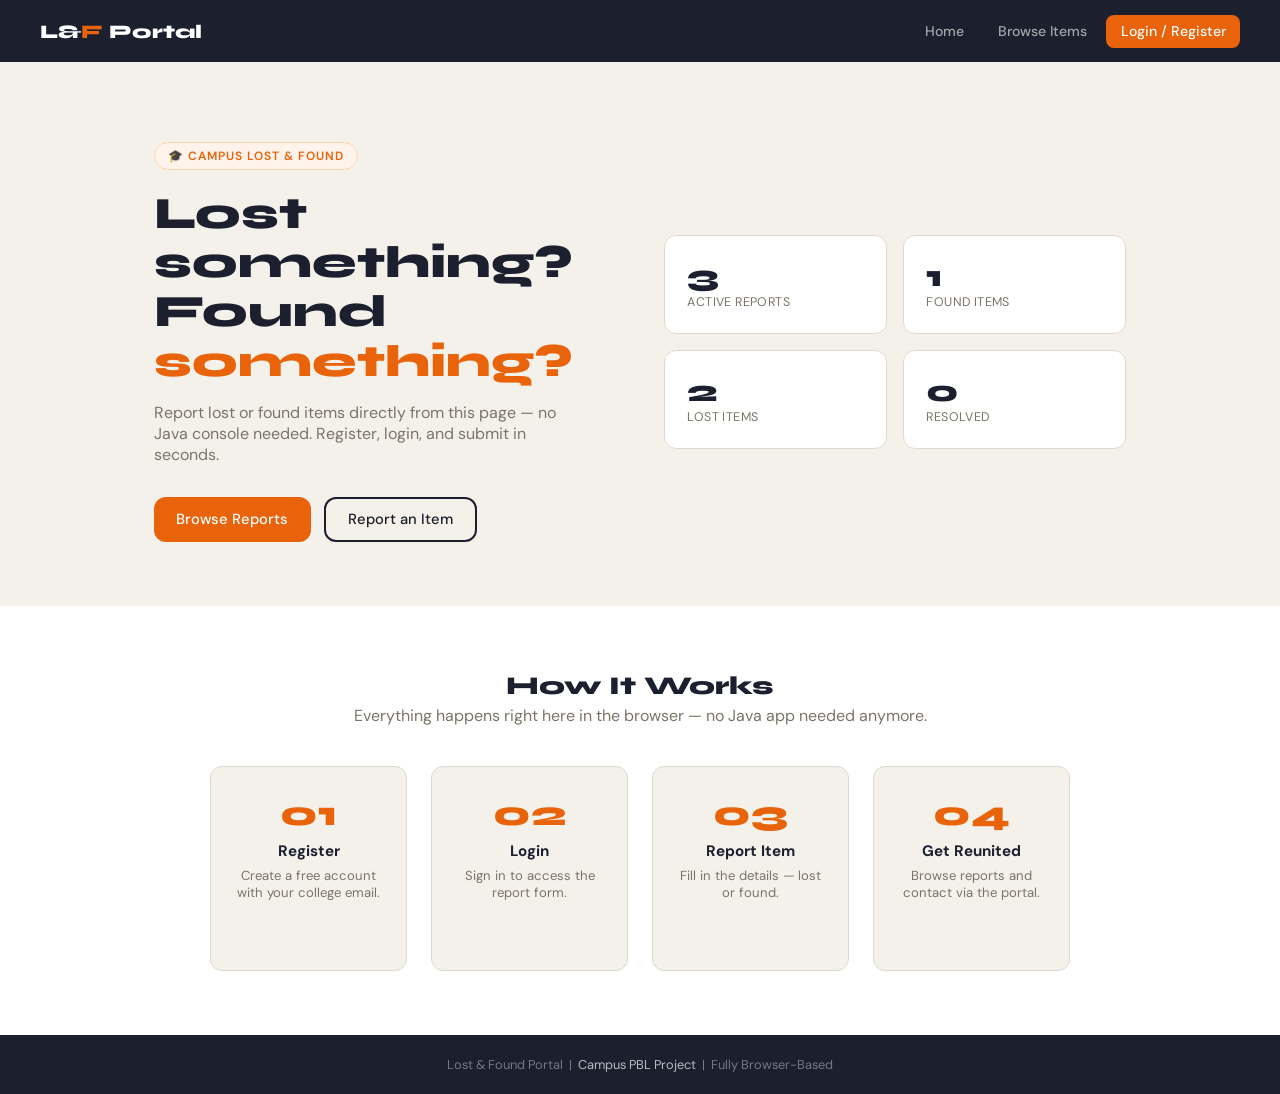
<file: frontend/index.html>
<!DOCTYPE html>
<html lang="en">
<head>
  <meta charset="UTF-8"/>
  <meta name="viewport" content="width=device-width, initial-scale=1.0"/>
  <title>Lost & Found Portal</title>
  <link rel="stylesheet" href="style.css"/>
</head>
<body>

  <nav class="navbar">
    <a href="#" class="logo" onclick="showPage('home')">L&amp;<span>F</span> Portal</a>
    <ul class="nav-links">
      <li><a href="#" onclick="showPage('home')">Home</a></li>
      <li><a href="#" onclick="showPage('browse')">Browse Items</a></li>
      <li id="navReport" style="display:none"><a href="#" onclick="showPage('report')" class="cta">Report Item</a></li>
      <li id="navAdmin" style="display:none"><a href="#" onclick="showPage('admin')" class="cta" style="background:#7c3aed">Admin</a></li>
      <li id="navLogout" style="display:none"><a href="#" onclick="logout()" style="color:rgba(255,255,255,0.5)">Logout (<span id="navUser"></span>)</a></li>
      <li id="navLogin"><a href="#" onclick="showPage('login')" class="cta">Login / Register</a></li>
    </ul>
  </nav>

  <!-- ── HOME PAGE ── -->
  <div id="page-home">
    <section style="background: var(--bg);">
      <div class="hero">
        <div class="fade">
          <div class="tag">🎓 Campus Lost &amp; Found</div>
          <h1>Lost something?<br>Found <em>something?</em></h1>
          <p>Report lost or found items directly from this page — no Java console needed. Register, login, and submit in seconds.</p>
          <div class="hero-btns">
            <a href="#" class="btn btn-primary" onclick="showPage('browse')">Browse Reports</a>
            <a href="#" class="btn btn-outline" onclick="requireLogin('report')">Report an Item</a>
          </div>
        </div>
        <div class="stats-grid fade">
          <div class="stat-card">
            <div class="num" id="totalCount">—</div>
            <div class="lbl">Active Reports</div>
          </div>
          <div class="stat-card">
            <div class="num" id="foundCount">—</div>
            <div class="lbl">Found Items</div>
          </div>
          <div class="stat-card">
            <div class="num" id="lostCount">—</div>
            <div class="lbl">Lost Items</div>
          </div>
          <div class="stat-card">
            <div class="num" id="resolvedCount">—</div>
            <div class="lbl">Resolved</div>
          </div>
        </div>
      </div>
    </section>

    <section class="how-section">
      <h2>How It Works</h2>
      <p>Everything happens right here in the browser — no Java app needed anymore.</p>
      <div class="steps">
        <div class="step"><div class="num">01</div><h3>Register</h3><p>Create a free account with your college email.</p></div>
        <div class="step"><div class="num">02</div><h3>Login</h3><p>Sign in to access the report form.</p></div>
        <div class="step"><div class="num">03</div><h3>Report Item</h3><p>Fill in the details — lost or found.</p></div>
        <div class="step"><div class="num">04</div><h3>Get Reunited</h3><p>Browse reports and contact via the portal.</p></div>
      </div>
    </section>
  </div>

  <!-- ── BROWSE PAGE ── -->
  <div id="page-browse" style="display:none">
    <div class="section">
      <div class="section-header">
        <h2>Campus Reports</h2>
        <p>All active lost &amp; found reports. Login to add new ones.</p>
      </div>
      <div class="filters">
        <button class="filter-btn active" onclick="filterItems('all', this)">All</button>
        <button class="filter-btn" onclick="filterItems('lost', this)">Lost</button>
        <button class="filter-btn" onclick="filterItems('found', this)">Found</button>
        <input type="text" id="searchInput" placeholder="🔍 Search items..." oninput="renderItems()" style="margin-left:auto;"/>
      </div>
      <div class="items-grid" id="itemsGrid">
        <div class="no-items">Loading reports…</div>
      </div>
    </div>
  </div>

  <!-- ── LOGIN / REGISTER PAGE ── -->
  <div id="page-login" style="display:none">
    <div class="auth-wrap">
      <div class="auth-card">
        <div class="auth-tabs">
          <button class="auth-tab active" id="tabLogin" onclick="switchTab('login')">Login</button>
          <button class="auth-tab" id="tabRegister" onclick="switchTab('register')">Register</button>
        </div>

        <!-- Login Form -->
        <div id="formLogin">
          <h2>Welcome back</h2>
          <p class="auth-sub">Login to report items</p>
          <div class="field">
            <label>Email</label>
            <input type="email" id="loginEmail" placeholder="you@college.edu"/>
          </div>
          <div class="field">
            <label>Password</label>
            <input type="password" id="loginPassword" placeholder="••••••••"/>
          </div>
          <div id="loginError" class="error-msg" style="display:none"></div>
          <button class="btn btn-primary w-full" onclick="handleLogin()">Login →</button>
          <p class="auth-hint">Default admin: <b>admin@laf.com</b> / <b>admin123</b></p>
        </div>

        <!-- Register Form -->
        <div id="formRegister" style="display:none">
          <h2>Create Account</h2>
          <p class="auth-sub">Join the campus portal</p>
          <div class="field">
            <label>Full Name</label>
            <input type="text" id="regName" placeholder="Ravi Kumar"/>
          </div>
          <div class="field">
            <label>Email</label>
            <input type="email" id="regEmail" placeholder="you@college.edu"/>
          </div>
          <div class="field">
            <label>Password</label>
            <input type="password" id="regPassword" placeholder="Min 6 characters"/>
          </div>
          <div id="regError" class="error-msg" style="display:none"></div>
          <div id="regSuccess" class="success-msg" style="display:none"></div>
          <button class="btn btn-primary w-full" onclick="handleRegister()">Register →</button>
        </div>
      </div>
    </div>
  </div>

  <!-- ── REPORT PAGE ── -->
  <div id="page-report" style="display:none">
    <div class="section" style="max-width:620px">
      <div class="section-header">
        <h2>Report an Item</h2>
        <p>Fill in the details below. Your report will be visible instantly.</p>
      </div>
      <div class="form-card">
        <div class="field">
          <label>Item Title *</label>
          <input type="text" id="rTitle" placeholder="e.g. Black Leather Wallet"/>
        </div>
        <div class="field">
          <label>Description</label>
          <textarea id="rDesc" rows="3" placeholder="Color, brand, distinctive features..."></textarea>
        </div>
        <div class="field-row">
          <div class="field">
            <label>Category *</label>
            <select id="rCategory">
              <option value="">Select…</option>
              <option value="Electronics">Electronics</option>
              <option value="Accessories">Accessories</option>
              <option value="Stationery">Stationery</option>
              <option value="Clothing">Clothing</option>
              <option value="ID/Cards">ID / Cards</option>
              <option value="Keys">Keys</option>
              <option value="Other">Other</option>
            </select>
          </div>
          <div class="field">
            <label>Status *</label>
            <select id="rStatus">
              <option value="lost">I Lost This</option>
              <option value="found">I Found This</option>
            </select>
          </div>
        </div>
        <div class="field">
          <label>Location on Campus *</label>
          <input type="text" id="rLocation" placeholder="e.g. Library 2nd Floor, LT 202"/>
        </div>
        <div class="field">
          <label>Contact Info (optional)</label>
          <input type="text" id="rContact" placeholder="Phone or email others can reach you at"/>
        </div>
        <div id="reportError" class="error-msg" style="display:none"></div>
        <div id="reportSuccess" class="success-msg" style="display:none"></div>
        <button class="btn btn-primary" onclick="handleReport()" style="width:100%;margin-top:0.5rem">Submit Report →</button>
      </div>
    </div>
  </div>

  <!-- ── ADMIN PAGE ── -->
  <div id="page-admin" style="display:none">
    <div class="section">
      <div class="section-header">
        <h2>Admin Panel</h2>
        <p>Manage all reports — resolve or delete items.</p>
      </div>
      <div class="admin-tabs">
        <button class="filter-btn active" onclick="adminFilter('all', this)">All</button>
        <button class="filter-btn" onclick="adminFilter('lost', this)">Lost</button>
        <button class="filter-btn" onclick="adminFilter('found', this)">Found</button>
        <button class="filter-btn" onclick="adminFilter('resolved', this)">Resolved</button>
      </div>
      <div class="items-grid" id="adminGrid" style="margin-top:1.5rem">
        <div class="no-items">Loading…</div>
      </div>
    </div>
  </div>

  <footer>
    <p>Lost &amp; Found Portal &nbsp;|&nbsp; <span>Campus PBL Project</span> &nbsp;|&nbsp; Fully Browser-Based</p>
  </footer>

  <script>
    // ══════════════════════════════════════════
    //  DATA LAYER  (localStorage)
    // ══════════════════════════════════════════

    function getUsers() {
      const raw = localStorage.getItem('laf_users');
      if (!raw) {
        // seed admin account
        const admin = [{ id:1, name:'Admin', email:'admin@laf.com', password:'admin123', role:'admin' }];
        localStorage.setItem('laf_users', JSON.stringify(admin));
        return admin;
      }
      return JSON.parse(raw);
    }

    function saveUsers(users) {
      localStorage.setItem('laf_users', JSON.stringify(users));
    }

    function getItems() {
      const raw = localStorage.getItem('laf_items');
      if (!raw) {
        // seed from original data.json structure
        const seed = [
          { id:3, title:'Watch', description:'Swiss military silver color', category:'Electronics', status:'found', location:'LT 202', reportedBy:1, reporterName:'Admin', report_date:'2026-04-01', is_resolved:false, contact:'' },
          { id:2, title:'Mobile', description:'Oneplus 11R with burnt OLED display', category:'Electronics', status:'lost', location:'TCL 4', reportedBy:1, reporterName:'Admin', report_date:'2026-04-01', is_resolved:false, contact:'' },
          { id:1, title:'Watch', description:'Swiss military silver watch', category:'Electronics', status:'lost', location:'LT 202', reportedBy:1, reporterName:'Admin', report_date:'2026-04-01', is_resolved:false, contact:'' }
        ];
        localStorage.setItem('laf_items', JSON.stringify(seed));
        return seed;
      }
      return JSON.parse(raw);
    }

    function saveItems(items) {
      localStorage.setItem('laf_items', JSON.stringify(items));
    }

    function nextItemId() {
      const items = getItems();
      return items.length === 0 ? 1 : Math.max(...items.map(i => i.id)) + 1;
    }

    // ══════════════════════════════════════════
    //  SESSION
    // ══════════════════════════════════════════

    let currentUser = null;

    function loadSession() {
      const raw = sessionStorage.getItem('laf_session');
      if (raw) currentUser = JSON.parse(raw);
      updateNav();
    }

    function logout() {
      currentUser = null;
      sessionStorage.removeItem('laf_session');
      updateNav();
      showPage('home');
    }

    function updateNav() {
      const loggedIn = !!currentUser;
      document.getElementById('navLogin').style.display   = loggedIn ? 'none' : '';
      document.getElementById('navLogout').style.display  = loggedIn ? '' : 'none';
      document.getElementById('navReport').style.display  = loggedIn ? '' : 'none';
      document.getElementById('navAdmin').style.display   = (loggedIn && currentUser.role === 'admin') ? '' : 'none';
      if (loggedIn) document.getElementById('navUser').textContent = currentUser.name.split(' ')[0];
    }

    function requireLogin(page) {
      if (!currentUser) { showPage('login'); return; }
      showPage(page);
    }

    // ══════════════════════════════════════════
    //  PAGE ROUTING
    // ══════════════════════════════════════════

    const pages = ['home','browse','login','report','admin'];

    function showPage(name) {
      pages.forEach(p => {
        document.getElementById('page-'+p).style.display = (p === name) ? '' : 'none';
      });
      if (name === 'browse')  { renderItems(); updateStats(); }
      if (name === 'home')    { updateStats(); }
      if (name === 'admin')   { renderAdmin('all'); }
      if (name === 'report' && !currentUser) { showPage('login'); return; }
      window.scrollTo(0,0);
    }

    // ══════════════════════════════════════════
    //  AUTH
    // ══════════════════════════════════════════

    function switchTab(tab) {
      document.getElementById('formLogin').style.display    = tab === 'login'    ? '' : 'none';
      document.getElementById('formRegister').style.display = tab === 'register' ? '' : 'none';
      document.getElementById('tabLogin').classList.toggle('active', tab === 'login');
      document.getElementById('tabRegister').classList.toggle('active', tab === 'register');
    }

    function handleLogin() {
      const email = document.getElementById('loginEmail').value.trim();
      const pass  = document.getElementById('loginPassword').value.trim();
      const err   = document.getElementById('loginError');
      err.style.display = 'none';

      if (!email || !pass) { showError(err, 'Please fill all fields.'); return; }

      const users = getUsers();
      const user = users.find(u => u.email.toLowerCase() === email.toLowerCase() && u.password === pass);

      if (!user) { showError(err, 'Invalid email or password.'); return; }

      currentUser = user;
      sessionStorage.setItem('laf_session', JSON.stringify(user));
      updateNav();
      showPage('home');
    }

    function handleRegister() {
      const name  = document.getElementById('regName').value.trim();
      const email = document.getElementById('regEmail').value.trim();
      const pass  = document.getElementById('regPassword').value.trim();
      const err   = document.getElementById('regError');
      const suc   = document.getElementById('regSuccess');
      err.style.display = 'none';
      suc.style.display = 'none';

      if (!name || !email || !pass) { showError(err, 'Please fill all fields.'); return; }
      if (pass.length < 6)          { showError(err, 'Password must be at least 6 characters.'); return; }

      const users = getUsers();
      if (users.find(u => u.email.toLowerCase() === email.toLowerCase())) {
        showError(err, 'Email already registered.'); return;
      }

      const newUser = { id: Date.now(), name, email, password: pass, role: 'student' };
      users.push(newUser);
      saveUsers(users);

      suc.textContent = '✅ Registered! You can now login.';
      suc.style.display = '';
      document.getElementById('regName').value = '';
      document.getElementById('regEmail').value = '';
      document.getElementById('regPassword').value = '';
      setTimeout(() => switchTab('login'), 1500);
    }

    // ══════════════════════════════════════════
    //  REPORT ITEM
    // ══════════════════════════════════════════

    function handleReport() {
      if (!currentUser) { showPage('login'); return; }

      const title    = document.getElementById('rTitle').value.trim();
      const desc     = document.getElementById('rDesc').value.trim();
      const category = document.getElementById('rCategory').value;
      const status   = document.getElementById('rStatus').value;
      const location = document.getElementById('rLocation').value.trim();
      const contact  = document.getElementById('rContact').value.trim();
      const err      = document.getElementById('reportError');
      const suc      = document.getElementById('reportSuccess');
      err.style.display = 'none';
      suc.style.display = 'none';

      if (!title || !category || !location) {
        showError(err, 'Please fill Title, Category, and Location.'); return;
      }

      const items = getItems();
      const item = {
        id: nextItemId(),
        title, description: desc, category, status, location,
        reportedBy: currentUser.id,
        reporterName: currentUser.name,
        contact,
        report_date: new Date().toISOString().split('T')[0],
        is_resolved: false
      };
      items.unshift(item);
      saveItems(items);

      suc.textContent = '✅ Report submitted successfully!';
      suc.style.display = '';
      ['rTitle','rDesc','rLocation','rContact'].forEach(id => document.getElementById(id).value = '');
      document.getElementById('rCategory').value = '';
      document.getElementById('rStatus').value = 'lost';
    }

    // ══════════════════════════════════════════
    //  BROWSE
    // ══════════════════════════════════════════

    let allItems = [];
    let activeFilter = 'all';

    function filterItems(type, btn) {
      activeFilter = type;
      document.querySelectorAll('.filter-btn').forEach(b => b.classList.remove('active'));
      btn.classList.add('active');
      renderItems();
    }

    function renderItems() {
      allItems = getItems().filter(i => !i.is_resolved);
      const query = (document.getElementById('searchInput')?.value || '').toLowerCase();
      const grid  = document.getElementById('itemsGrid');

      let filtered = allItems.filter(item => {
        const matchFilter = activeFilter === 'all' || item.status === activeFilter;
        const matchSearch = !query ||
          item.title.toLowerCase().includes(query) ||
          (item.description||'').toLowerCase().includes(query) ||
          (item.location||'').toLowerCase().includes(query) ||
          (item.category||'').toLowerCase().includes(query);
        return matchFilter && matchSearch;
      });

      if (filtered.length === 0) {
        grid.innerHTML = '<div class="no-items">No items found matching your search.</div>';
        return;
      }

      grid.innerHTML = filtered.map((item, i) => `
        <div class="item-card" style="animation-delay: ${i * 0.05}s">
          <span class="badge badge-${item.status}">${item.status.toUpperCase()}</span>
          <h3>${esc(item.title)}</h3>
          <div class="meta">${esc(item.category)} &nbsp;·&nbsp; ${item.report_date}</div>
          ${item.description ? `<div class="meta" style="margin-top:0.3rem;">${esc(item.description)}</div>` : ''}
          <div class="loc">📍 ${esc(item.location)}</div>
          ${item.contact ? `<div class="loc">📞 ${esc(item.contact)}</div>` : ''}
          <div class="meta" style="margin-top:0.5rem;font-style:italic;">Reported by ${esc(item.reporterName||'—')}</div>
        </div>
      `).join('');
    }

    // ══════════════════════════════════════════
    //  ADMIN
    // ══════════════════════════════════════════

    let adminActiveFilter = 'all';

    function adminFilter(type, btn) {
      adminActiveFilter = type;
      document.querySelectorAll('.admin-tabs .filter-btn').forEach(b => b.classList.remove('active'));
      btn.classList.add('active');
      renderAdmin(type);
    }

    function renderAdmin(type) {
      const items = getItems();
      const grid  = document.getElementById('adminGrid');

      let filtered = items.filter(item => {
        if (type === 'resolved') return item.is_resolved;
        if (type === 'all')      return !item.is_resolved;
        return item.status === type && !item.is_resolved;
      });

      if (filtered.length === 0) {
        grid.innerHTML = '<div class="no-items">No items in this category.</div>';
        return;
      }

      grid.innerHTML = filtered.map((item, i) => `
        <div class="item-card" style="animation-delay:${i*0.04}s; ${item.is_resolved ? 'opacity:0.55;' : ''}">
          <span class="badge badge-${item.status}">${item.status.toUpperCase()}</span>
          ${item.is_resolved ? '<span class="badge" style="background:#eef;color:#555;margin-left:4px">RESOLVED</span>' : ''}
          <h3>${esc(item.title)}</h3>
          <div class="meta">${esc(item.category)} · ${item.report_date} · ID #${item.id}</div>
          ${item.description ? `<div class="meta" style="margin-top:0.3rem;">${esc(item.description)}</div>` : ''}
          <div class="loc">📍 ${esc(item.location)}</div>
          ${item.contact ? `<div class="loc">📞 ${esc(item.contact)}</div>` : ''}
          <div class="meta" style="margin-top:0.4rem;">By: ${esc(item.reporterName||'—')}</div>
          <div class="admin-actions">
            ${!item.is_resolved ? `<button class="btn btn-sm btn-resolve" onclick="resolveItem(${item.id})">✅ Resolve</button>` : ''}
            <button class="btn btn-sm btn-delete" onclick="deleteItem(${item.id})">🗑 Delete</button>
          </div>
        </div>
      `).join('');
    }

    function resolveItem(id) {
      const items = getItems();
      const idx = items.findIndex(i => i.id === id);
      if (idx !== -1) { items[idx].is_resolved = true; saveItems(items); }
      renderAdmin(adminActiveFilter);
      updateStats();
    }

    function deleteItem(id) {
      if (!confirm('Delete this report permanently?')) return;
      const items = getItems().filter(i => i.id !== id);
      saveItems(items);
      renderAdmin(adminActiveFilter);
      updateStats();
    }

    // ══════════════════════════════════════════
    //  STATS
    // ══════════════════════════════════════════

    function updateStats() {
      const items = getItems();
      const active = items.filter(i => !i.is_resolved);
      document.getElementById('totalCount').textContent   = active.length;
      document.getElementById('foundCount').textContent   = active.filter(i => i.status==='found').length;
      document.getElementById('lostCount').textContent    = active.filter(i => i.status==='lost').length;
      document.getElementById('resolvedCount').textContent = items.filter(i => i.is_resolved).length;
    }

    // ══════════════════════════════════════════
    //  UTILS
    // ══════════════════════════════════════════

    function esc(str) {
      if (!str) return '';
      return str.replace(/&/g,'&amp;').replace(/</g,'&lt;').replace(/>/g,'&gt;').replace(/"/g,'&quot;');
    }

    function showError(el, msg) {
      el.textContent = msg;
      el.style.display = '';
    }

    // ── INIT ──
    loadSession();
    showPage('home');
  </script>
</body>
</html>
</file>
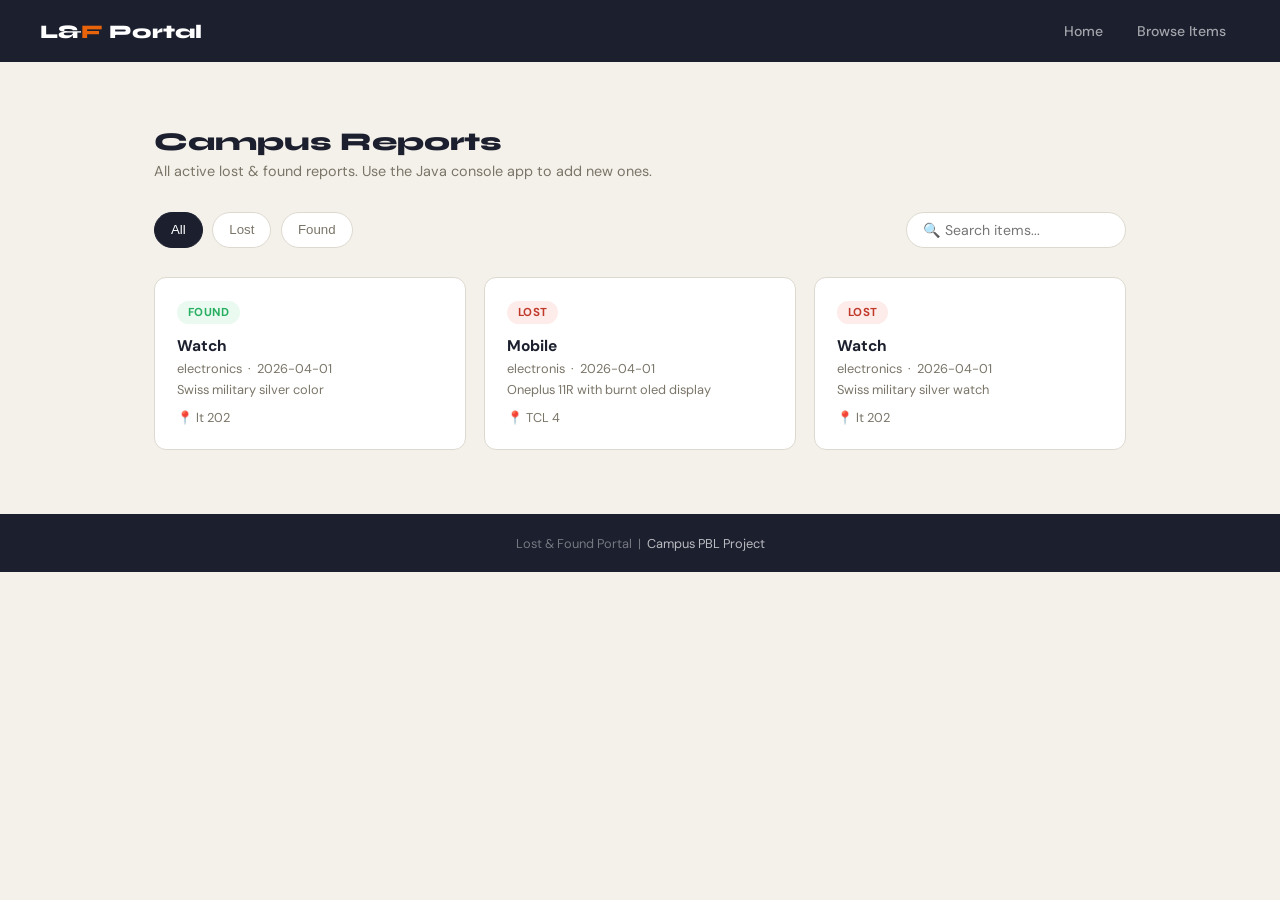
<file: frontend/dashboard.html>
<!DOCTYPE html>
<html lang="en">
<head>
  <meta charset="UTF-8"/>
  <meta name="viewport" content="width=device-width, initial-scale=1.0"/>
  <title>Browse Reports — L&F Portal</title>
  <link rel="stylesheet" href="style.css"/>
</head>
<body>

  <nav class="navbar">
    <a href="index.html" class="logo">L&amp;<span>F</span> Portal</a>
    <ul class="nav-links">
      <li><a href="index.html">Home</a></li>
      <li><a href="dashboard.html">Browse Items</a></li>
    </ul>
  </nav>

  <div class="section">
    <div class="section-header">
      <h2>Campus Reports</h2>
      <p>All active lost &amp; found reports. Use the Java console app to add new ones.</p>
    </div>

    <!-- Filters + Search -->
    <div class="filters">
      <button class="filter-btn active" onclick="filterItems('all', this)">All</button>
      <button class="filter-btn" onclick="filterItems('lost', this)">Lost</button>
      <button class="filter-btn" onclick="filterItems('found', this)">Found</button>
      <input type="text" id="searchInput" placeholder="🔍 Search items..."
             oninput="renderItems()" style="margin-left:auto;"/>
    </div>

    <!-- Items Grid -->
    <div class="items-grid" id="itemsGrid">
      <div class="no-items">Loading reports…</div>
    </div>
  </div>

  <footer>
    <p>Lost &amp; Found Portal &nbsp;|&nbsp; <span>Campus PBL Project</span></p>
  </footer>

  <script>
    let allItems = [];
    let activeFilter = 'all';

    // Load from data.json (exported by Java)
    fetch('data.json')
      .then(r => r.json())
      .then(data => {
        allItems = data;
        renderItems();
      })
      .catch(() => {
        document.getElementById('itemsGrid').innerHTML =
          '<div class="no-items">⚠️ Could not load data.json.<br>Make sure the Java app has been run at least once.</div>';
      });

    function filterItems(type, btn) {
      activeFilter = type;
      document.querySelectorAll('.filter-btn').forEach(b => b.classList.remove('active'));
      btn.classList.add('active');
      renderItems();
    }

    function renderItems() {
      const query = document.getElementById('searchInput').value.toLowerCase();
      const grid  = document.getElementById('itemsGrid');

      let filtered = allItems.filter(item => {
        const matchFilter = activeFilter === 'all' || item.status === activeFilter;
        const matchSearch = !query ||
          item.title.toLowerCase().includes(query) ||
          (item.description || '').toLowerCase().includes(query) ||
          (item.location || '').toLowerCase().includes(query);
        return matchFilter && matchSearch;
      });

      if (filtered.length === 0) {
        grid.innerHTML = '<div class="no-items">No items found matching your search.</div>';
        return;
      }

      grid.innerHTML = filtered.map((item, i) => `
        <div class="item-card" style="animation-delay: ${i * 0.06}s">
          <span class="badge badge-${item.status}">${item.status.toUpperCase()}</span>
          <h3>${item.title}</h3>
          <div class="meta">${item.category} &nbsp;·&nbsp; ${item.report_date}</div>
          ${item.description ? `<div class="meta" style="margin-top:0.3rem;">${item.description}</div>` : ''}
          <div class="loc">📍 ${item.location}</div>
        </div>
      `).join('');
    }
  </script>

</body>
</html>
</file>
<file: frontend/style.css>
@import url('https://fonts.googleapis.com/css2?family=Syne:wght@600;700;800&family=DM+Sans:wght@300;400;500&display=swap');

:root {
  --bg:       #f4f1ea;
  --surface:  #ffffff;
  --primary:  #1b1f2e;
  --accent:   #e8630a;
  --found:    #27ae60;
  --lost:     #c0392b;
  --border:   #ddd9d0;
  --muted:    #7a7568;
  --radius:   12px;
  --shadow:   0 4px 24px rgba(0,0,0,0.07);
}

*, *::before, *::after { box-sizing: border-box; margin: 0; padding: 0; }
html { scroll-behavior: smooth; }

body {
  font-family: 'DM Sans', sans-serif;
  background: var(--bg);
  color: var(--primary);
  min-height: 100vh;
}

/* ── Navbar ── */
.navbar {
  background: var(--primary);
  height: 62px;
  display: flex;
  align-items: center;
  justify-content: space-between;
  padding: 0 2.5rem;
  position: sticky; top: 0; z-index: 99;
}
.logo {
  font-family: 'Syne', sans-serif;
  font-size: 1.2rem; font-weight: 800;
  color: #fff; text-decoration: none;
}
.logo span { color: var(--accent); }
.nav-links { display: flex; gap: 0.3rem; list-style: none; }
.nav-links a {
  color: rgba(255,255,255,0.6);
  text-decoration: none; font-size: 0.88rem; font-weight: 500;
  padding: 0.45rem 0.9rem; border-radius: 8px;
  transition: background 0.2s, color 0.2s;
}
.nav-links a:hover { background: rgba(255,255,255,0.1); color: #fff; }
.nav-links .cta { background: var(--accent); color: #fff !important; }

/* ── Hero ── */
.hero {
  padding: 5rem 5vw 4rem;
  max-width: 1100px; margin: 0 auto;
  display: grid; grid-template-columns: 1fr 1fr; gap: 3rem; align-items: center;
}
.tag {
  display: inline-block;
  background: #fff3eb; color: var(--accent);
  border: 1.5px solid #fdd5b5;
  font-size: 0.75rem; font-weight: 600;
  letter-spacing: 1px; text-transform: uppercase;
  padding: 0.3rem 0.8rem; border-radius: 50px; margin-bottom: 1.2rem;
}
.hero h1 {
  font-family: 'Syne', sans-serif;
  font-size: clamp(2rem, 3.5vw, 3rem); font-weight: 800; line-height: 1.1;
  margin-bottom: 1rem;
}
.hero h1 em { font-style: normal; color: var(--accent); }
.hero p { color: var(--muted); font-size: 1rem; margin-bottom: 2rem; max-width: 420px; }
.hero-btns { display: flex; gap: 0.8rem; }

.stats-grid {
  display: grid; grid-template-columns: 1fr 1fr; gap: 1rem;
}
.stat-card {
  background: var(--surface); border: 1.5px solid var(--border);
  border-radius: var(--radius); padding: 1.4rem;
  transition: box-shadow 0.2s;
}
.stat-card:hover { box-shadow: var(--shadow); }
.stat-card .num {
  font-family: 'Syne', sans-serif;
  font-size: 1.9rem; font-weight: 800;
}
.stat-card .lbl { font-size: 0.78rem; color: var(--muted); text-transform: uppercase; letter-spacing: 0.4px; }
.stat-card.dark { background: var(--primary); border-color: var(--primary); grid-column: span 2; }
.stat-card.dark .num, .stat-card.dark .lbl { color: #fff; }
.stat-card.dark .lbl { color: rgba(255,255,255,0.5); }

/* ── Buttons ── */
.btn {
  display: inline-flex; align-items: center; gap: 0.4rem;
  padding: 0.65rem 1.4rem; border-radius: var(--radius);
  font-family: 'DM Sans', sans-serif; font-size: 0.92rem; font-weight: 500;
  cursor: pointer; border: none; text-decoration: none;
  transition: transform 0.15s, box-shadow 0.15s;
}
.btn:hover { transform: translateY(-1px); box-shadow: 0 6px 18px rgba(0,0,0,0.1); }
.btn-primary { background: var(--accent); color: #fff; }
.btn-outline  { background: transparent; color: var(--primary); border: 2px solid var(--primary); }

/* ── Section ── */
.section {
  padding: 4rem 5vw;
  max-width: 1100px; margin: 0 auto;
}
.section-header { margin-bottom: 2rem; }
.section-header h2 {
  font-family: 'Syne', sans-serif;
  font-size: 1.6rem; font-weight: 800;
}
.section-header p { color: var(--muted); font-size: 0.9rem; margin-top: 0.3rem; }

/* ── Filters ── */
.filters {
  display: flex; gap: 0.6rem; flex-wrap: wrap; margin-bottom: 1.8rem;
}
.filter-btn {
  padding: 0.4rem 1rem; border-radius: 50px;
  border: 1.5px solid var(--border);
  background: var(--surface); color: var(--muted);
  font-size: 0.83rem; font-weight: 500; cursor: pointer;
  transition: all 0.2s;
}
.filter-btn:hover, .filter-btn.active {
  background: var(--primary); color: #fff; border-color: var(--primary);
}
#searchInput {
  padding: 0.5rem 1rem; border-radius: 50px;
  border: 1.5px solid var(--border); background: var(--surface);
  font-family: 'DM Sans', sans-serif; font-size: 0.88rem;
  outline: none; width: 220px;
  transition: border-color 0.2s;
}
#searchInput:focus { border-color: var(--accent); }

/* ── Items Grid ── */
.items-grid {
  display: grid; grid-template-columns: repeat(auto-fill, minmax(240px, 1fr)); gap: 1.1rem;
}
.item-card {
  background: var(--surface); border: 1.5px solid var(--border);
  border-radius: var(--radius); padding: 1.4rem;
  transition: box-shadow 0.2s, transform 0.2s;
  animation: fadeUp 0.4s ease both;
}
.item-card:hover { box-shadow: var(--shadow); transform: translateY(-2px); }

.badge {
  display: inline-block; padding: 0.22rem 0.65rem; border-radius: 50px;
  font-size: 0.72rem; font-weight: 700; text-transform: uppercase;
  letter-spacing: 0.5px; margin-bottom: 0.75rem;
}
.badge-lost  { background: #fdecea; color: var(--lost); }
.badge-found { background: #eafaf1; color: var(--found); }

.item-card h3 { font-size: 0.97rem; font-weight: 700; margin-bottom: 0.25rem; }
.item-card .meta { font-size: 0.8rem; color: var(--muted); }
.item-card .loc  { margin-top: 0.7rem; font-size: 0.8rem; color: var(--muted); }

.no-items {
  grid-column: 1/-1; text-align: center;
  color: var(--muted); padding: 3rem; font-size: 0.95rem;
}

/* ── How it works ── */
.how-section {
  background: var(--surface); padding: 4rem 5vw; text-align: center;
}
.how-section h2 {
  font-family: 'Syne', sans-serif; font-size: 1.6rem; font-weight: 800; margin-bottom: 0.3rem;
}
.how-section p { color: var(--muted); margin-bottom: 2.5rem; }
.steps {
  display: grid; grid-template-columns: repeat(auto-fit, minmax(180px, 1fr));
  gap: 1.5rem; max-width: 860px; margin: 0 auto;
}
.step {
  background: var(--bg); border: 1.5px solid var(--border);
  border-radius: var(--radius); padding: 1.8rem 1.2rem;
}
.step .num {
  font-family: 'Syne', sans-serif; font-size: 2.2rem;
  font-weight: 800; color: var(--accent); line-height: 1; margin-bottom: 0.6rem;
}
.step h3 { font-size: 0.95rem; margin-bottom: 0.4rem; }
.step p  { font-size: 0.82rem; color: var(--muted); }

/* ── Footer ── */
footer {
  background: var(--primary); color: rgba(255,255,255,0.4);
  text-align: center; padding: 1.3rem; font-size: 0.8rem;
}
footer span { color: rgba(255,255,255,0.7); }

/* ── Animations ── */
@keyframes fadeUp {
  from { opacity: 0; transform: translateY(16px); }
  to   { opacity: 1; transform: translateY(0); }
}
.fade { animation: fadeUp 0.5s ease both; }
.fade:nth-child(2) { animation-delay: 0.08s; }
.fade:nth-child(3) { animation-delay: 0.16s; }
.fade:nth-child(4) { animation-delay: 0.24s; }

/* ── Responsive ── */
@media (max-width: 720px) {
  .hero { grid-template-columns: 1fr; }
  .stats-grid { display: none; }
  .hero-btns { flex-wrap: wrap; }
}

/* ── Auth Page ── */
.auth-wrap {
  min-height: calc(100vh - 62px);
  display: flex; align-items: center; justify-content: center;
  padding: 2rem 1rem; background: var(--bg);
}
.auth-card {
  background: var(--surface); border: 1.5px solid var(--border);
  border-radius: var(--radius); padding: 2.5rem;
  width: 100%; max-width: 420px;
  box-shadow: var(--shadow);
}
.auth-tabs {
  display: flex; gap: 0; margin-bottom: 2rem;
  border: 1.5px solid var(--border); border-radius: var(--radius); overflow: hidden;
}
.auth-tab {
  flex: 1; padding: 0.6rem; border: none; background: transparent;
  font-family: 'DM Sans', sans-serif; font-size: 0.9rem; font-weight: 500;
  cursor: pointer; color: var(--muted); transition: all 0.2s;
}
.auth-tab.active { background: var(--primary); color: #fff; }
.auth-card h2 {
  font-family: 'Syne', sans-serif; font-size: 1.4rem; font-weight: 800; margin-bottom: 0.3rem;
}
.auth-sub { color: var(--muted); font-size: 0.87rem; margin-bottom: 1.5rem; }

/* ── Form Fields ── */
.field { margin-bottom: 1rem; }
.field label {
  display: block; font-size: 0.82rem; font-weight: 600;
  text-transform: uppercase; letter-spacing: 0.4px;
  color: var(--muted); margin-bottom: 0.4rem;
}
.field input, .field select, .field textarea {
  width: 100%; padding: 0.6rem 0.9rem;
  border: 1.5px solid var(--border); border-radius: 8px;
  background: var(--bg); color: var(--primary);
  font-family: 'DM Sans', sans-serif; font-size: 0.9rem;
  outline: none; transition: border-color 0.2s;
}
.field input:focus, .field select:focus, .field textarea:focus {
  border-color: var(--accent);
}
.field textarea { resize: vertical; }
.field-row { display: grid; grid-template-columns: 1fr 1fr; gap: 1rem; }

.error-msg {
  background: #fdecea; color: var(--lost); border: 1px solid #f5c6c2;
  border-radius: 8px; padding: 0.6rem 0.9rem; font-size: 0.85rem; margin-bottom: 1rem;
}
.success-msg {
  background: #eafaf1; color: var(--found); border: 1px solid #b7e4c7;
  border-radius: 8px; padding: 0.6rem 0.9rem; font-size: 0.85rem; margin-bottom: 1rem;
}
.auth-hint { font-size: 0.78rem; color: var(--muted); margin-top: 1rem; text-align: center; }

.w-full { width: 100%; justify-content: center; }

/* ── Report / Form card ── */
.form-card {
  background: var(--surface); border: 1.5px solid var(--border);
  border-radius: var(--radius); padding: 2rem;
  box-shadow: var(--shadow);
}

/* ── Admin Actions ── */
.admin-tabs { display: flex; gap: 0.5rem; flex-wrap: wrap; }
.admin-actions { display: flex; gap: 0.5rem; margin-top: 1rem; }
.btn-sm { padding: 0.35rem 0.8rem; font-size: 0.78rem; border-radius: 8px; }
.btn-resolve { background: #eafaf1; color: var(--found); border: 1.5px solid #b7e4c7; }
.btn-resolve:hover { background: var(--found); color: #fff; }
.btn-delete { background: #fdecea; color: var(--lost); border: 1.5px solid #f5c6c2; }
.btn-delete:hover { background: var(--lost); color: #fff; }

/* ── Extra stat cards ── */
.stats-grid { grid-template-columns: repeat(2, 1fr); }

@media (max-width: 480px) {
  .field-row { grid-template-columns: 1fr; }
  .auth-card { padding: 1.5rem; }
  .form-card { padding: 1.2rem; }
}
</file>
